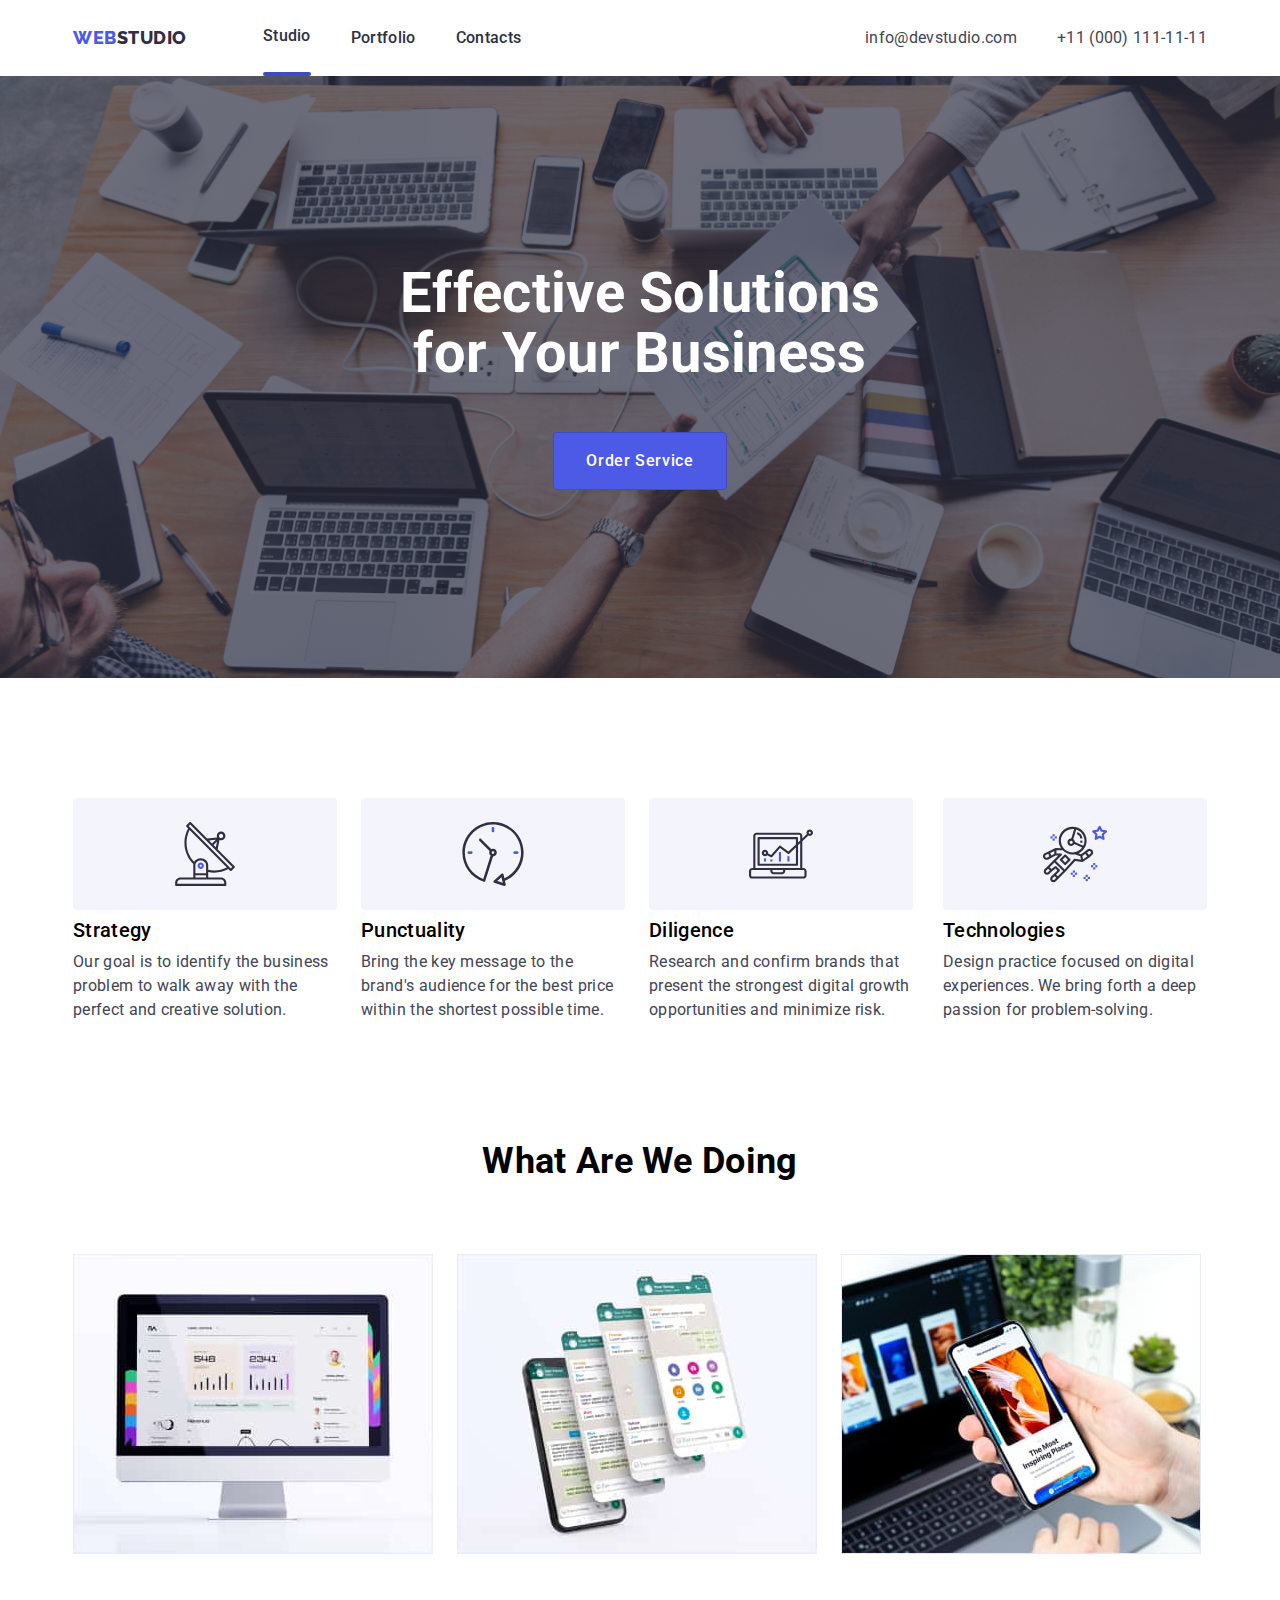
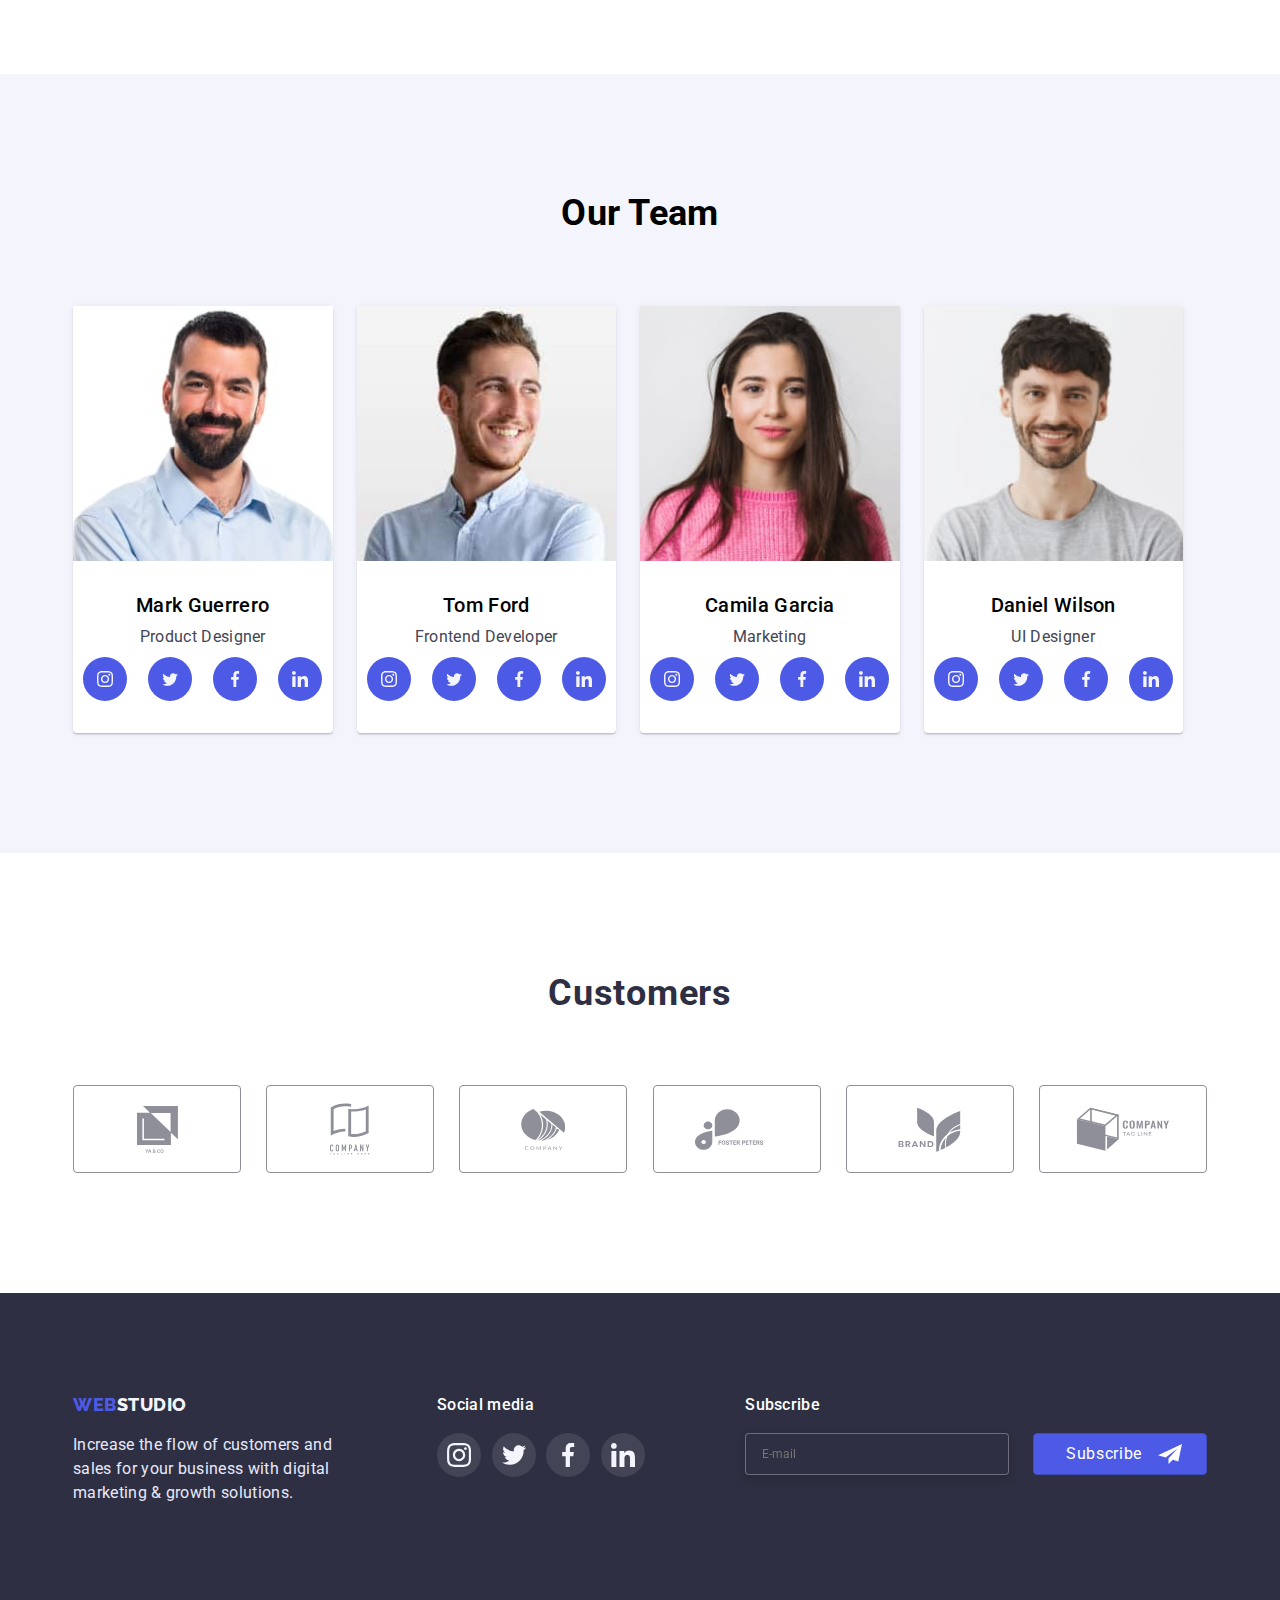
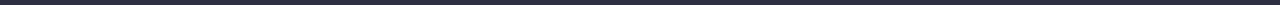
<file: index.html>
<!DOCTYPE html>
<html lang="en">
  <head>
    <meta charset="UTF-8" />
    <meta http-equiv="X-UA-Compatible" content="IE=edge" />
    <meta name="viewport" content="width=device-width, initial-scale=1.0" />
    <title>HW1</title>
    <link rel="preconnect" href="https://fonts.googleapis.com" />
    <link rel="preconnect" href="https://fonts.gstatic.com" crossorigin />
    <link
      href="https://fonts.googleapis.com/css2?family=Raleway:wght@800&family=Roboto:wght@400;500;700&display=swap"
      rel="stylesheet"
    />
    <link
      rel="stylesheet"
      href="https://cdn.jsdelivr.net/npm/modern-normalize@1.1.0/modern-normalize.min.css"
    />
    <link rel="stylesheet" href="./css/style.css" />
  </head>
  <body>
    <header class="conteiner main-header">
      <nav class="nav-header">
        <a class="logo link flex-logo" href="./index.html"
          >Web<span class="logo-two">Studio</span></a
        >

        <ul class="list list-header list-header-tablet">
          <li class="link-header">
            <a class="menu-link link menu-link-visited" href="./index.html"
              >Studio</a
            >
          </li>
          <li class="link-header">
            <a class="menu-link link" href="./portfolio.html">Portfolio</a>
          </li>
          <li>
            <a class="menu-link link" href="">Contacts</a>
          </li>
        </ul>
      </nav>
      <button type="button" class="btn-header-mobil open-menu">
        <svg class="btn-header-mobil-icon" width="32px" height="22px">
          <use href="./Images/icons/symbol-defs.svg#icon-list2"></use>
        </svg>
      </button>
      <ul class="list list-header list-tablet">
        <li>
          <a class="contact-mail link" href="mailto:info@devstudio.com"
            >info@devstudio.com</a
          >
        </li>
        <li>
          <a class="contact-phone-number link" href="tel:+110001111111"
            >+11 (000) 111-11-11</a
          >
        </li>
      </ul>
      <div class="mobile-menu is-open menu-container">
        <button type="button" class="mobail-button close-menu">
          <svg class="mobail-icon" width="8px" height="8px">
            <use
              href="./Images/icons/symbol-defs.svg#icon-close-black-18dp-2-1"
            ></use>
          </svg>
        </button>
        <ul class="list mobail-list-but">
          <li class="mobile-li">
            <a class="link menu-link-mobaile" href="">Studio</a>
          </li>
          <li class="mobile-li">
            <a class="link menu-link-mobaile" href="">Portfolio</a>
          </li>
          <li>
            <a class="link menu-link-mobaile visited" href="">Contacts</a>
          </li>
        </ul>
        <ul class="list">
          <li class="mobail-number-list">
            <a class="link mobail-number" href="">+11 (000) 111-11-11</a>
          </li>
          <li><a class="link mabail-mail" href="">info@devstudio.com</a></li>
        </ul>
        <ul class="list social-mobail">
          <li class="social-mobail-item">
            <a href="" class="social-mobail-link">
              <svg class="social-mobail-icon" Width="24" Height="24">
                <use
                  href="./Images/icons/symbol-defs.svg#icon-instagram-2"
                ></use>
              </svg>
            </a>
          </li>
          <li class="social-mobail-item">
            <a href="" class="social-mobail-link">
              <svg class="social-mobail-icon" Width="24" Height="20">
                <use href="./Images/icons/symbol-defs.svg#icon-Group"></use>
              </svg>
            </a>
          </li>
          <li class="social-mobail-item">
            <a href="" class="social-mobail-link">
              <svg class="social-mobail-icon" Width="24" Height="24">
                <use
                  href="./Images/icons/symbol-defs.svg#icon-facebook-1"
                ></use>
              </svg>
            </a>
          </li>
          <li class="social-mobail-item">
            <a href="" class="social-mobail-link">
              <svg class="social-mobail-icon" Width="24" Height="24">
                <use
                  href="./Images/icons/symbol-defs.svg#icon-linkedin-1"
                ></use>
              </svg>
            </a>
          </li>
        </ul>
      </div>
    </header>

    <main>
      <section class="hero-width">
        <div class="conteiner main-hero">
          <h1 class="main-title-two">Effective Solutions for Your Business</h1>

          <button
            class="modal-button button-hero"
            type="button"
            data-modal-open
          >
            Order Service
          </button>
        </div>
      </section>

      <section class="section">
        <div class="conteiner">
          <ul class="list section-main-one">
            <li class="paragraf-main">
              <div class="icon-section-one">
                <svg Width="64" Height="64">
                  <use href="./Images/icons/symbol-defs.svg#icon-Group-7"></use>
                </svg>
              </div>
              <h3 class="main-title">Strategy</h3>
              <p class="paragraf paragraf-main-one">
                Our goal is to identify the business problem to walk away with
                the perfect and creative solution.
              </p>
            </li>
            <li class="paragraf-main">
              <div class="icon-section-one">
                <svg Width="64" Height="64">
                  <use href="./Images/icons/symbol-defs.svg#icon-clock-1"></use>
                </svg>
              </div>
              <h3 class="main-title main-title-topm">Punctuality</h3>
              <p class="paragraf paragraf-main-one">
                Bring the key message to the brand's audience for the best price
                within the shortest possible time.
              </p>
            </li>
            <li class="paragraf-main">
              <div class="icon-section-one">
                <svg Width="64" Height="64">
                  <use
                    href="./Images/icons/symbol-defs.svg#icon-diagram-1"
                  ></use>
                </svg>
              </div>
              <h3 class="main-title main-title-topm">Diligence</h3>
              <p class="paragraf paragraf-main-one">
                Research and confirm brands that present the strongest digital
                growth opportunities and minimize risk.
              </p>
            </li>
            <li>
              <div class="icon-section-one">
                <svg Width="64" Height="64">
                  <use
                    href="./Images/icons/symbol-defs.svg#icon-astronaut-1"
                  ></use>
                </svg>
              </div>
              <h3 class="main-title main-title-topm">Technologies</h3>
              <p class="paragraf paragraf-main-one">
                Design practice focused on digital experiences. We bring forth a
                deep passion for problem-solving.
              </p>
            </li>
          </ul>
        </div>
      </section>

      <section class="section section-dva">
        <div class="conteiner">
          <div class="photo-list-two">
            <h2 class="main-title-one">What Are We Doing</h2>
          </div>
          <ul class="list photo-list-main">
            <li class="img-list">
              <img
                srcset="./Images/Desctop@2x.jpg 2x"
                src="./Images/Desctop.jpg"
                alt="Desctop"
                width="360"
              />
            </li>
            <li class="img-list">
              <img
                srcset="./Images/Phones@2x.jpg 2x"
                src="./Images/Phones.jpg"
                alt="Phones"
                width="360"
              />
            </li>
            <li>
              <img
                srcset="./Images/Phone@2x.jpg 2x"
                src="./Images/Phone.jpg"
                alt="Phone is activ"
                width="360"
              />
            </li>
          </ul>
        </div>
      </section>

      <section class="section team-group">
        <div class="conteiner">
          <h2 class="main-title-one section-tree-word">Our Team</h2>

          <ul class="list section-tree">
            <li class="section-tree-boarder">
              <img
                srcset="./Images/Mark@2x.jpg 2x"
                src="./Images/Mark.jpg"
                alt="Mark"
                width="264"
                height="260"
              />

              <div class="section-tree-paragraf">
                <h3 class="main-title-group">Mark Guerrero</h3>
                <p class="paragraf-group">Product Designer</p>
                <ul class="social-list list">
                  <li>
                    <a href="" class="social-list-link">
                      <svg class="social-list-icon" Width="16" Height="16">
                        <use
                          href="./Images/icons/symbol-defs.svg#icon-instagram-2"
                        ></use>
                      </svg>
                    </a>
                  </li>
                  <li>
                    <a href="" class="social-list-link">
                      <svg class="social-list-icon" Width="16" Height="13">
                        <use
                          href="./Images/icons/symbol-defs.svg#icon-Group"
                        ></use>
                      </svg>
                    </a>
                  </li>
                  <li>
                    <a href="" class="social-list-link">
                      <svg class="social-list-icon" Width="16" Height="16">
                        <use
                          href="./Images/icons/symbol-defs.svg#icon-facebook-1"
                        ></use>
                      </svg>
                    </a>
                  </li>
                  <li>
                    <a href="" class="social-list-link">
                      <svg class="social-list-icon" Width="16" Height="16">
                        <use
                          href="./Images/icons/symbol-defs.svg#icon-linkedin-1"
                        ></use>
                      </svg>
                    </a>
                  </li>
                </ul>
              </div>
            </li>
            <li class="section-tree-boarder">
              <img
                srcset="./Images/Tom@2x.jpg 2x"
                src="./Images/Tom.jpg"
                alt="Tom"
                width="264"
                height="260"
              />

              <div class="section-tree-paragraf">
                <h3 class="main-title-group">Tom Ford</h3>
                <p class="paragraf-group">Frontend Developer</p>
                <ul class="social-list list">
                  <li>
                    <a href="" class="social-list-link">
                      <svg class="social-list-icon" Width="16" Height="16">
                        <use
                          href="./Images/icons/symbol-defs.svg#icon-instagram-2"
                        ></use>
                      </svg>
                    </a>
                  </li>
                  <li>
                    <a href="" class="social-list-link">
                      <svg class="social-list-icon" Width="16" Height="13">
                        <use
                          href="./Images/icons/symbol-defs.svg#icon-Group"
                        ></use>
                      </svg>
                    </a>
                  </li>
                  <li>
                    <a href="" class="social-list-link">
                      <svg class="social-list-icon" Width="16" Height="16">
                        <use
                          href="./Images/icons/symbol-defs.svg#icon-facebook-1"
                        ></use>
                      </svg>
                    </a>
                  </li>
                  <li>
                    <a href="" class="social-list-link">
                      <svg class="social-list-icon" Width="16" Height="16">
                        <use
                          href="./Images/icons/symbol-defs.svg#icon-linkedin-1"
                        ></use>
                      </svg>
                    </a>
                  </li>
                </ul>
              </div>
            </li>
            <li class="section-tree-boarder">
              <img
                srcset="./Images/Camila@2x.jpg 2x"
                src="./Images/Camila.jpg"
                alt="Camila"
                width="264"
                height="260"
              />

              <div class="section-tree-paragraf">
                <h3 class="main-title-group">Camila Garcia</h3>
                <p class="paragraf-group">Marketing</p>
                <ul class="social-list list">
                  <li>
                    <a href="" class="social-list-link">
                      <svg class="social-list-icon" Width="16" Height="16">
                        <use
                          href="./Images/icons/symbol-defs.svg#icon-instagram-2"
                        ></use>
                      </svg>
                    </a>
                  </li>
                  <li>
                    <a href="" class="social-list-link">
                      <svg class="social-list-icon" Width="16" Height="13">
                        <use
                          href="./Images/icons/symbol-defs.svg#icon-Group"
                        ></use>
                      </svg>
                    </a>
                  </li>
                  <li>
                    <a href="" class="social-list-link">
                      <svg class="social-list-icon" Width="16" Height="16">
                        <use
                          href="./Images/icons/symbol-defs.svg#icon-facebook-1"
                        ></use>
                      </svg>
                    </a>
                  </li>
                  <li>
                    <a href="" class="social-list-link">
                      <svg class="social-list-icon" Width="16" Height="16">
                        <use
                          href="./Images/icons/symbol-defs.svg#icon-linkedin-1"
                        ></use>
                      </svg>
                    </a>
                  </li>
                </ul>
              </div>
            </li>
            <li class="section-tree-boarder">
              <img
                srcset="./Images/Daniel@2x.jpg 2x"
                src="./Images/Daniel.jpg"
                alt="Daniel"
                width="264"
                height="260"
              />

              <div class="section-tree-paragraf">
                <h3 class="main-title-group">Daniel Wilson</h3>
                <p class="paragraf-group">UI Designer</p>
                <ul class="social-list list">
                  <li>
                    <a href="" class="social-list-link">
                      <svg class="social-list-icon" Width="16" Height="16">
                        <use
                          href="./Images/icons/symbol-defs.svg#icon-instagram-2"
                        ></use>
                      </svg>
                    </a>
                  </li>
                  <li>
                    <a href="" class="social-list-link">
                      <svg class="social-list-icon" Width="16" Height="13">
                        <use
                          href="./Images/icons/symbol-defs.svg#icon-Group"
                        ></use>
                      </svg>
                    </a>
                  </li>
                  <li>
                    <a href="" class="social-list-link">
                      <svg class="social-list-icon" Width="16" Height="16">
                        <use
                          href="./Images/icons/symbol-defs.svg#icon-facebook-1"
                        ></use>
                      </svg>
                    </a>
                  </li>
                  <li>
                    <a href="" class="social-list-link">
                      <svg class="social-list-icon" Width="16" Height="16">
                        <use
                          href="./Images/icons/symbol-defs.svg#icon-linkedin-1"
                        ></use>
                      </svg>
                    </a>
                  </li>
                </ul>
              </div>
            </li>
          </ul>
        </div>
      </section>

      <section class="section">
        <div class="conteiner">
          <h2 class="section-four-div">Customers</h2>
          <ul class="list section-four-list">
            <li>
              <a href="" class="section-four"
                ><svg class="section-four-icon" Width="41" Height="47">
                  <use href="./Images/icons/symbol-defs.svg#icon-group-1"></use>
                </svg>
              </a>
            </li>
            <li>
              <a href="" class="section-four"
                ><svg class="section-four-icon" Width="40" Height="52">
                  <use href="./Images/icons/symbol-defs.svg#icon-group-2"></use>
                </svg>
              </a>
            </li>
            <li>
              <a href="" class="section-four"
                ><svg class="section-four-icon" Width="44" Height="41">
                  <use href="./Images/icons/symbol-defs.svg#icon-group-3"></use>
                </svg>
              </a>
            </li>
            <li>
              <a href="" class="section-four"
                ><svg class="section-four-icon" Width="84" Height="41">
                  <use href="./Images/icons/symbol-defs.svg#icon-group-4"></use>
                </svg>
              </a>
            </li>
            <li>
              <a href="" class="section-four"
                ><svg class="section-four-icon" Width="63" Height="45">
                  <use href="./Images/icons/symbol-defs.svg#icon-group-5"></use>
                </svg>
              </a>
            </li>
            <li>
              <a href="" class="section-four"
                ><svg class="section-four-icon" Width="94" Height="44">
                  <use href="./Images/icons/symbol-defs.svg#icon-group-6"></use>
                </svg>
              </a>
            </li>
          </ul>
        </div>
      </section>
    </main>

    <footer class="sector-footer footer-main">
      <div class="conteiner footer-flex">
        <div>
          <a class="logo link" href="./index.html"
            >Web<span class="logo-one">Studio</span></a
          >

          <p class="parag-footer">
            Increase the flow of customers and sales for your business with
            digital marketing & growth solutions.
          </p>
        </div>
        <div class="div-footer">
          <p class="paragra-footer-two">Social media</p>
          <ul class="list social-footer">
            <li>
              <a href="" class="social-footer-link">
                <svg class="social-footer-icon" Width="24" Height="24">
                  <use
                    href="./Images/icons/symbol-defs.svg#icon-instagram-2"
                  ></use>
                </svg>
              </a>
            </li>
            <li>
              <a href="" class="social-footer-link">
                <svg class="social-footer-icon" Width="24" Height="20">
                  <use href="./Images/icons/symbol-defs.svg#icon-Group"></use>
                </svg>
              </a>
            </li>
            <li>
              <a href="" class="social-footer-link">
                <svg class="social-footer-icon" Width="24" Height="24">
                  <use
                    href="./Images/icons/symbol-defs.svg#icon-facebook-1"
                  ></use>
                </svg>
              </a>
            </li>
            <li>
              <a href="" class="social-footer-link">
                <svg class="social-footer-icon" Width="24" Height="24">
                  <use
                    href="./Images/icons/symbol-defs.svg#icon-linkedin-1"
                  ></use>
                </svg>
              </a>
            </li>
          </ul>
        </div>
        <div class="wid-footer">
          <p class="paragra-footer-two">Subscribe</p>

          <form class="social-footer-two">
            <label class="wid-footer-label">
              <input
                class="label-footer"
                type="email"
                name="user_email"
                placeholder="E-mail"
                required
              />
            </label>

            <button class="footer-button footer-button-svg-flex" type="submit">
              Subscribe
              <svg class="svg-footer" Width="24" Height="24">
                <use href="./Images/icons/symbol-defs.svg#icon-Frame-3"></use>
              </svg>
            </button>
          </form>
        </div>
      </div>
      <div class="backdrop is-hidden" data-modal>
        <div class="modal">
          <button type="button" class="modal-close-btn" data-modal-close>
            <svg class="modal-close-btn-icon" Width="8px" Height="8px">
              <use
                href="./Images/icons/symbol-defs.svg#icon-close-black-18dp-2-1"
              ></use>
            </svg>
          </button>
          <form class="modal-form">
            <p class="modal-form-parag">
              Leave your contacts and we will call you back
            </p>
            <label class="modal-form-field">
              <span class="modal-form-input-desc">Name</span>
              <span class="modal-form-imput-wrapper">
                <input
                  type="text"
                  name="user_name"
                  class="modal-form-input"
                  required
                  pattern="^[a-zA-z]+$"
                  minlength="2"
                />
                <svg class="modal-form-imput-icon" Width="12" Height="12">
                  <use href="./Images/icons/symbol-defs.svg#icon-Vector"></use>
                </svg>
              </span>
            </label>
            <label class="modal-form-field">
              <span class="modal-form-input-desc">Phone</span>
              <span class="modal-form-imput-wrapper">
                <input
                  type="tel"
                  name="user_phone"
                  class="modal-form-input"
                  required
                  pattern="[0-9]{3}-[0-9]{3}-[0-9]{2}-[0-9]{2}"
                  title="xxx-xxx-xx-xx"
                />
                <svg class="modal-form-imput-icon" Width="13" Height="13">
                  <use
                    href="./Images/icons/symbol-defs.svg#icon-Vector-1"
                  ></use>
                </svg>
              </span>
            </label>
            <label class="modal-form-field">
              <span class="modal-form-input-desc">Email</span>
              <span class="modal-form-imput-wrapper">
                <input
                  type="email"
                  name="user_email"
                  class="modal-form-input"
                  required
                />
                <svg class="modal-form-imput-icon" Width="15" Height="12">
                  <use
                    href="./Images/icons/symbol-defs.svg#icon-Vector-2"
                  ></use>
                </svg>
              </span>
            </label>
            <label class="modal-form-field">
              <span class="modal-form-input-desc">Comment</span>
              <textarea
                name="user_message"
                class="modal-form-message"
                placeholder="Text input"
              ></textarea>
            </label>

            <div class="block-modal-form-check">
              <input
                id="user-policy"
                type="checkbox"
                name="user-policy"
                class="modal-form-chek visually-hidden"
              />
              <label for="user-policy" class="modal-form-chek-desc"
                >I accept the terms and conditions of the&nbsp;<a
                  class="send-form-modal"
                  href=""
                  >Privacy Policy</a
                ></label
              >
            </div>
            <div class="block-modal-form-submit">
              <button type="submit" class="modal-form-submit">Send</button>
            </div>
          </form>
        </div>
      </div>
    </footer>
    <script src="./js/mobile-menu.js"></script>
    <script src="./js/modal.js"></script>
  </body>
</html>
</file>
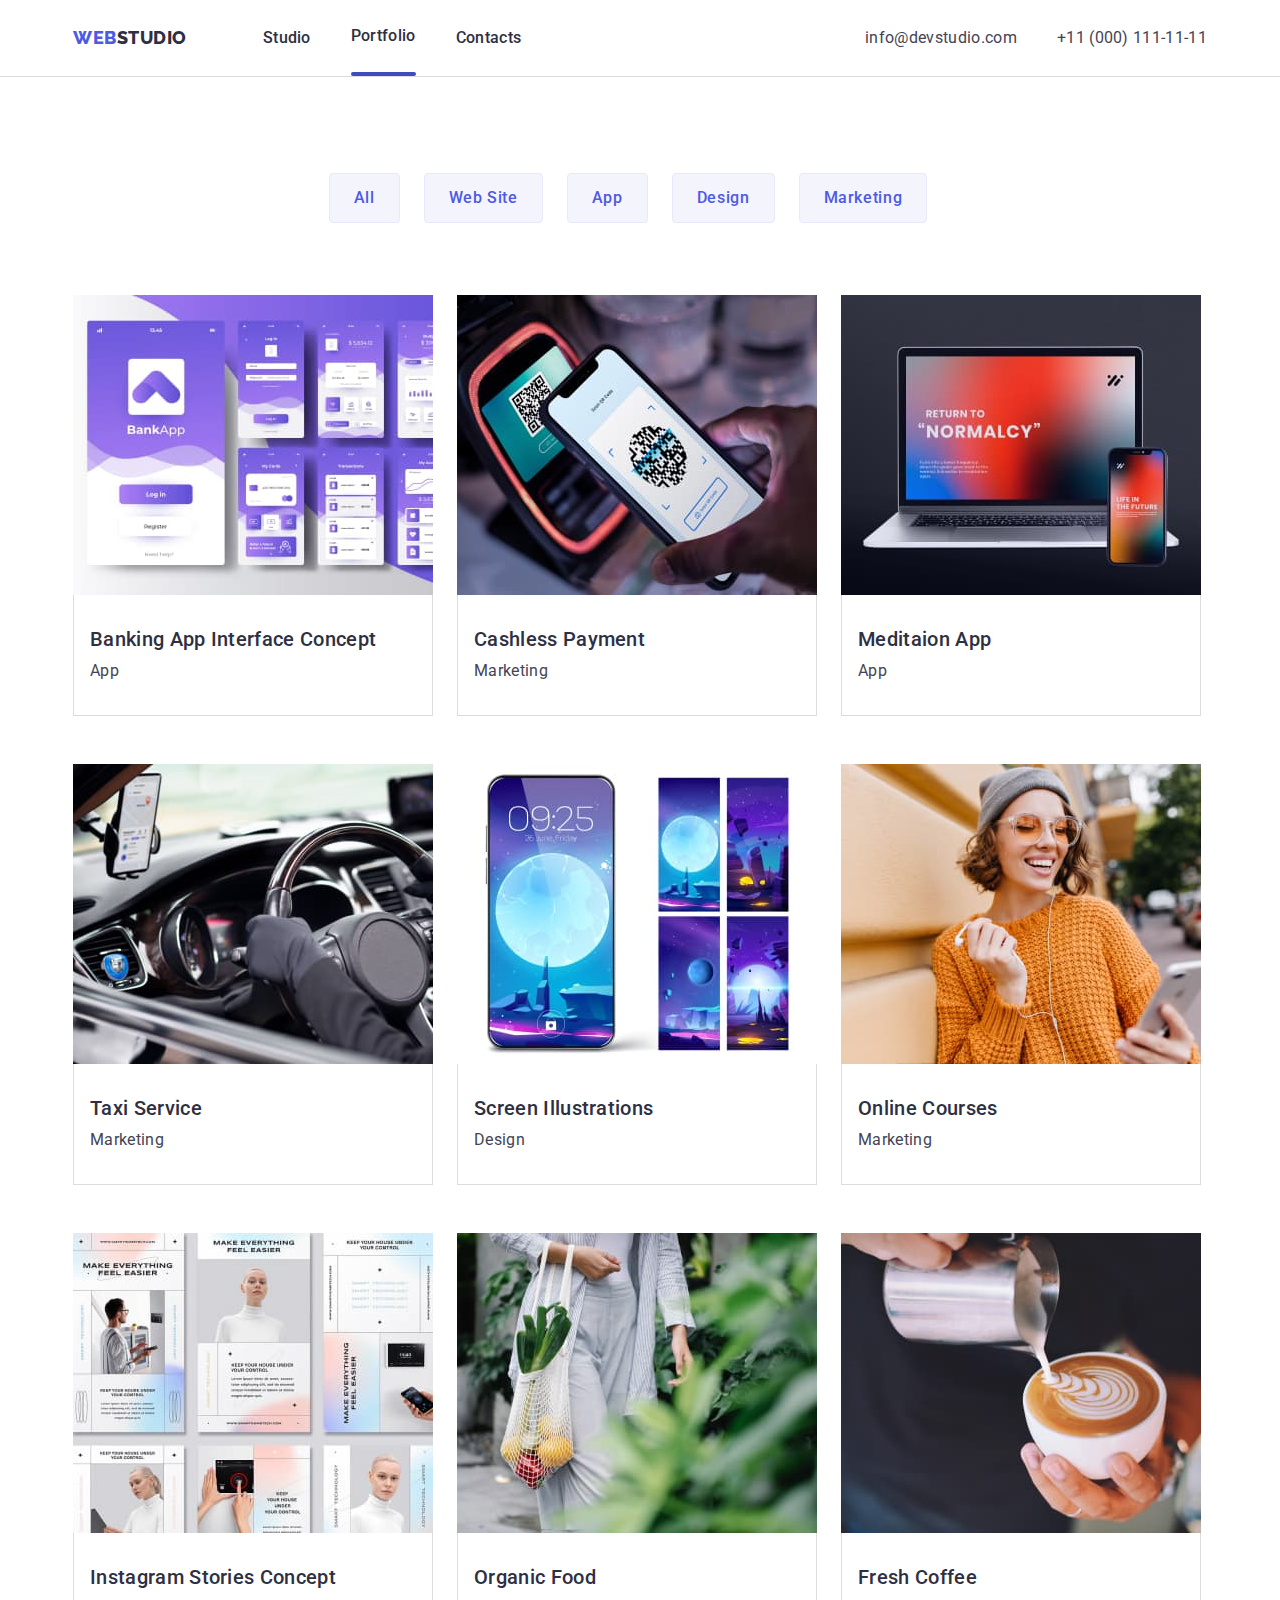
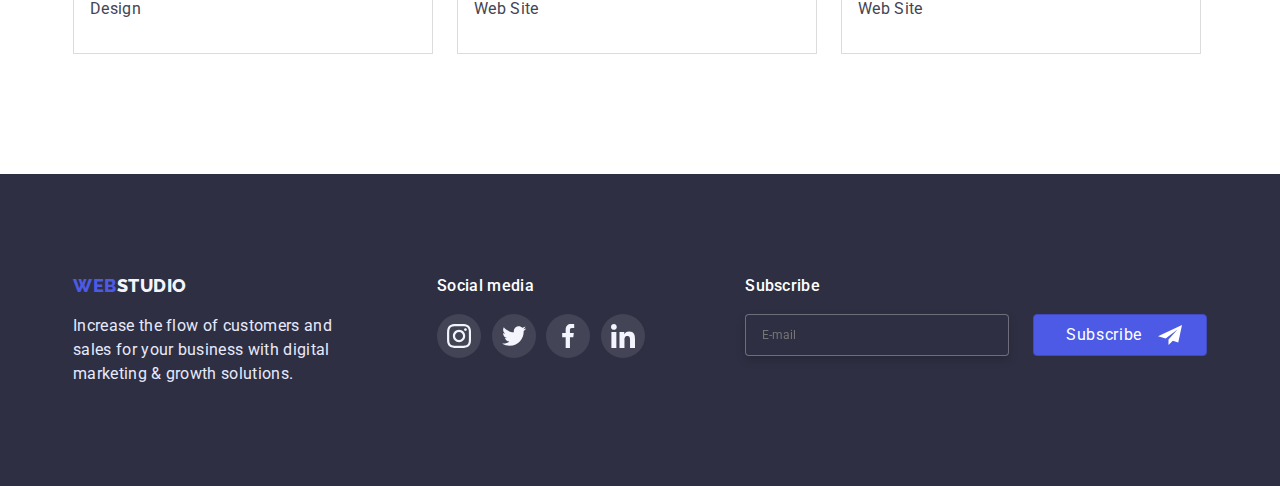
<file: portfolio.html>
<!DOCTYPE html>
<html lang="en">
  <head>
    <meta charset="UTF-8" />
    <meta http-equiv="X-UA-Compatible" content="IE=edge" />
    <meta name="viewport" content="width=device-width, initial-scale=1.0" />
    <link rel="preconnect" href="https://fonts.googleapis.com" />
    <link rel="preconnect" href="https://fonts.gstatic.com" crossorigin />
    <link
      href="https://fonts.googleapis.com/css2?family=Raleway:wght@800&family=Roboto:wght@400;500;700&display=swap"
      rel="stylesheet"
    />
    <link
      rel="stylesheet"
      href="https://cdn.jsdelivr.net/npm/modern-normalize@1.1.0/modern-normalize.min.css"
    />
    <link rel="stylesheet" href="./css/style.css" />
    <title>HW2</title>
  </head>
  <body>
    <section class="header-boarder">
      <header class="conteiner main-header">
        <nav class="nav-header">
          <a class="logo link flex-logo" href="./index.html"
            >Web<span class="logo-two">Studio</span></a
          >

          <ul class="list list-header">
            <li class="link-header">
              <a class="menu-link link" href="./index.html">Studio</a>
            </li>
            <li class="link-header">
              <a
                class="menu-link link menu-link-visited"
                href="./portfolio.html"
                >Portfolio</a
              >
            </li>
            <li>
              <a class="menu-link link" href="">Contacts</a>
            </li>
          </ul>
        </nav>
        <ul class="list list-header">
          <li>
            <a class="contact-mail link" href="mailto:info@devstudio.com"
              >info@devstudio.com</a
            >
          </li>
          <li>
            <a class="contact-phone-number link" href="tel:+110001111111"
              >+11 (000) 111-11-11</a
            >
          </li>
        </ul>
      </header>
    </section>

    <main>
      <section class="section section-portfolio">
        <div class="conteiner">
          <!-- <h1>Списки</h1> -->

          <ul class="list list-button">
            <li>
              <button class="btn" type="button">All</button>
            </li>
            <li><button class="btn" type="button">Web Site</button></li>
            <li><button class="btn" type="button">App</button></li>
            <li><button class="btn" type="button">Design</button></li>
            <li><button class="btn" type="button">Marketing</button></li>
          </ul>

          <ul class="list card-set">
            <li class="portfolio-item-main">
              <a href="" class="portfolio-item link">
                <div class="overlay-img">
                  <img
                    src="./Images/img2.jpg"
                    alt="App"
                    width="360"
                    height="300"
                  />
                  <p class="overlay">
                    14 Stylish and User-Friendly App Design Concepts · Task
                    Manager App · Calorie Tracker App · Exotic Fruit Ecommerce
                    App · Cloud Storage App
                  </p>
                </div>
                <div class="card-content">
                  <h2 class="title-one">Banking App Interface Concept</h2>
                  <p class="paragraf-portfolio">App</p>
                </div></a
              >
            </li>
            <li class="portfolio-item-main">
              <a href="" class="portfolio-item link">
                <div class="overlay-img">
                  <img
                    src="./Images/img1.jpg"
                    alt="App"
                    width="360"
                    height="300"
                  />
                  <p class="overlay">
                    14 Stylish and User-Friendly App Design Concepts · Task
                    Manager App · Calorie Tracker App · Exotic Fruit Ecommerce
                    App · Cloud Storage App
                  </p>
                </div>
                <div class="card-content">
                  <h2 class="title-one">Cashless Payment</h2>
                  <p class="paragraf-portfolio">Marketing</p>
                </div></a
              >
            </li>
            <li class="portfolio-item-main">
              <a href="" class="portfolio-item link">
                <div class="overlay-img">
                  <img
                    src="./Images/img.jpg"
                    alt="App"
                    width="360"
                    height="300"
                  />
                  <p class="overlay">
                    14 Stylish and User-Friendly App Design Concepts · Task
                    Manager App · Calorie Tracker App · Exotic Fruit Ecommerce
                    App · Cloud Storage App
                  </p>
                </div>
                <div class="card-content">
                  <h2 class="title-one">Meditaion App</h2>
                  <p class="paragraf-portfolio">App</p>
                </div></a
              >
            </li>

            <li class="portfolio-item-main">
              <a href="" class="portfolio-item link">
                <div class="overlay-img">
                  <img
                    src="./Images/img3.jpg"
                    alt="App"
                    width="360"
                    height="300"
                  />
                  <p class="overlay">
                    14 Stylish and User-Friendly App Design Concepts · Task
                    Manager App · Calorie Tracker App · Exotic Fruit Ecommerce
                    App · Cloud Storage App
                  </p>
                </div>

                <div class="card-content">
                  <h2 class="title-one">Taxi Service</h2>
                  <p class="paragraf-portfolio">Marketing</p>
                </div></a
              >
            </li>
            <li class="portfolio-item-main">
              <a href="" class="portfolio-item link">
                <div class="overlay-img">
                  <img
                    src="./Images/img4.jpg"
                    alt="App"
                    width="360"
                    height="300"
                  />
                  <p class="overlay">
                    14 Stylish and User-Friendly App Design Concepts · Task
                    Manager App · Calorie Tracker App · Exotic Fruit Ecommerce
                    App · Cloud Storage App
                  </p>
                </div>
                <div class="card-content">
                  <h2 class="title-one">Screen Illustrations</h2>
                  <p class="paragraf-portfolio">Design</p>
                </div></a
              >
            </li>
            <li class="portfolio-item-main">
              <a href="" class="portfolio-item link">
                <div class="overlay-img">
                  <img
                    src="./Images/img5.jpg"
                    alt="App"
                    width="360"
                    height="300"
                  />
                  <p class="overlay">
                    14 Stylish and User-Friendly App Design Concepts · Task
                    Manager App · Calorie Tracker App · Exotic Fruit Ecommerce
                    App · Cloud Storage App
                  </p>
                </div>
                <div class="card-content">
                  <h2 class="title-one">Online Courses</h2>
                  <p class="paragraf-portfolio">Marketing</p>
                </div></a
              >
            </li>

            <li class="portfolio-item-main">
              <a href="" class="portfolio-item link">
                <div class="overlay-img">
                  <img
                    src="./Images/img6.jpg"
                    alt="App"
                    width="360"
                    height="300"
                  />
                  <p class="overlay">
                    14 Stylish and User-Friendly App Design Concepts · Task
                    Manager App · Calorie Tracker App · Exotic Fruit Ecommerce
                    App · Cloud Storage App
                  </p>
                </div>
                <div class="card-content">
                  <h2 class="title-one">Instagram Stories Concept</h2>
                  <p class="paragraf-portfolio">Design</p>
                </div></a
              >
            </li>

            <li class="portfolio-item-main">
              <a href="" class="portfolio-item link">
                <div class="overlay-img">
                  <img
                    src="./Images/img7.jpg"
                    alt="App"
                    width="360"
                    height="300"
                  />
                  <p class="overlay">
                    14 Stylish and User-Friendly App Design Concepts · Task
                    Manager App · Calorie Tracker App · Exotic Fruit Ecommerce
                    App · Cloud Storage App
                  </p>
                </div>

                <div class="card-content">
                  <h2 class="title-one">Organic Food</h2>
                  <p class="paragraf-portfolio">Web Site</p>
                </div>
              </a>
            </li>
            <li class="portfolio-item-main">
              <a href="" class="portfolio-item link">
                <div class="overlay-img">
                  <img
                    src="./Images/img8.jpg"
                    alt="App"
                    width="360"
                    height="300"
                  />
                  <p class="overlay">
                    14 Stylish and User-Friendly App Design Concepts · Task
                    Manager App · Calorie Tracker App · Exotic Fruit Ecommerce
                    App · Cloud Storage App
                  </p>
                </div>

                <div class="card-content">
                  <h2 class="title-one">Fresh Coffee</h2>
                  <p class="paragraf-portfolio">Web Site</p>
                </div>
              </a>
            </li>
          </ul>
        </div>
      </section>
    </main>

    <footer class="sector-footer footer-main">
      <div class="conteiner footer-flex">
        <div>
          <a class="logo link" href="./index.html"
            >Web<span class="logo-one">Studio</span></a
          >

          <p class="parag-footer">
            Increase the flow of customers and sales for your business with
            digital marketing & growth solutions.
          </p>
        </div>
        <div class="div-footer">
          <p class="paragra-footer-two">Social media</p>
          <ul class="list social-footer">
            <li class="social-footer-item">
              <a href="" class="social-footer-link">
                <svg class="social-footer-icon" Width="24" Height="24">
                  <use
                    href="./Images/icons/symbol-defs.svg#icon-instagram-2"
                  ></use>
                </svg>
              </a>
            </li>
            <li class="social-footer-item">
              <a href="" class="social-footer-link">
                <svg class="social-footer-icon" Width="24" Height="20">
                  <use href="./Images/icons/symbol-defs.svg#icon-Group"></use>
                </svg>
              </a>
            </li>
            <li class="social-footer-item">
              <a href="" class="social-footer-link">
                <svg class="social-footer-icon" Width="24" Height="24">
                  <use
                    href="./Images/icons/symbol-defs.svg#icon-facebook-1"
                  ></use>
                </svg>
              </a>
            </li>
            <li class="social-footer-item">
              <a href="" class="social-footer-link">
                <svg class="social-footer-icon" Width="24" Height="24">
                  <use
                    href="./Images/icons/symbol-defs.svg#icon-linkedin-1"
                  ></use>
                </svg>
              </a>
            </li>
          </ul>
        </div>
        <div class="div-footer-two">
          <p class="paragra-footer-two">Subscribe</p>

          <form class="social-footer-two">
            <label>
              <input
                class="label-footer"
                type="email"
                name="user_email"
                placeholder="E-mail"
                required
              />
            </label>

            <button class="footer-button footer-button-svg-flex" type="submit">
              Subscribe
              <svg class="svg-footer" Width="24" Height="24">
                <use href="./Images/icons/symbol-defs.svg#icon-Frame-3"></use>
              </svg>
            </button>
          </form>
        </div>
      </div>
    </footer>
  </body>
</html>
</file>
<file: css/style.css>
:root {
  --accent-color: #2e2f42;
  --accent-color-upgrade: #f4f4fd;
  --accent-color-upgrade-one: #ffffff;
  --accent-color-upgrade-two: #434455;
  --accent-color-upgrade-three: #4d5ae5;
  --accent-color-upgrade-four: #e7e9fc;
  --accent-color-upgrade-fife: #2e2f42;
  --accent-color-upgrade-six: #404bbf;
  --accent-color-upgrade-seven: #2e2f42;

  --card-set-gap: 24px;

  --transition: 250ms cubic-bezier(0.4, 0, 0.2, 1);
}

.visually-hidden {
  position: absolute;
  width: 1px;
  height: 1px;
  margin: -1px;
  padding: 0;
  overflow: hidden;
  border: 0;
  clip: rect(0 0 0 0);
}

/* NONE! */
.list {
  list-style: none;
}

.link {
  text-decoration: none;
}

/* BODY! */
body {
  font-family: "Roboto", sans-serif;
  font-size: 16px;
  letter-spacing: 0.02em;
}

.body {
  width: 1440px;
  margin: 0 auto;
  background-color: #31d0aa;
}

/* ======= */

h1,
h2,
h3,
h4,
p {
  margin-top: 0;
  margin-bottom: 0;
}
ul,
ol {
  margin-top: 0;
  margin-bottom: 0;
  padding-left: 0;
}
img {
  display: block;
  max-width: 100%;
  height: auto;
}

button {
  cursor: pointer;
}

/* HEADER 480px */
.conteiner {
  padding-left: 12px;
  padding-right: 12px;
}

@media screen and (min-width: 480px) {
  .conteiner {
    width: 458px;
    margin-left: auto;
    margin-right: auto;
  }
}

@media screen and (min-width: 768px) and (max-width: 1199px) {
  .conteiner {
    width: 768px;
    padding-left: 16px;
    padding-right: 16px;
  }
}

@media screen and (min-width: 1200px) {
  .conteiner {
    width: 1158px;
  }
}

/* MOBAIL-MENU */
@media screen and (max-width: 767px) {
  .mobile-menu {
    position: fixed;
    width: 100%;
    height: 100%;
    display: flex;
    flex-direction: column;
    z-index: 1000;
    top: 0;
    left: 0;
    background: #ffffff;
    padding: 80px 0 40px 40px;
    box-shadow: 0 0 0 100vmax rgba(0, 0, 0, 0.5);
    transition: opacity 500ms linear, visibility 500ms linear;
  }

  .mobile-menu.is-open {
    opacity: 0;
    visibility: hidden;
    pointer-events: none;
  }

  .mobail-button {
    border-radius: 50%;
    display: flex;
    justify-content: center;
    align-items: center;
    position: absolute;
    width: 24px;
    height: 24px;
    padding: 0;
    top: 40px;
    right: 40px;
    background: #e7e9fc;
    border: 1px solid rgba(0, 0, 0, 0.1);
  }

  .menu-link-mobaile {
    font-family: "Roboto";
    font-style: normal;
    font-weight: 700;
    font-size: 36px;
    line-height: 40px;
    letter-spacing: 0.02em;
    text-transform: capitalize;
    color: #2e2f42;
  }

  .mobile-li {
    margin-bottom: 40px;
  }

  .menu-link-mobaile:hover,
  .visited {
    color: #404bbf;
  }

  .mobail-number {
    font-weight: 600;
    font-size: 36px;
    line-height: 40px;
    text-transform: capitalize;
    color: #4d5ae5;
  }

  .mobail-number-list {
    margin-bottom: 40px;
  }

  .mabail-mail {
    font-weight: 500;
    font-size: 20px;
    line-height: 24px;
    letter-spacing: 0.02em;
    color: #434455;
  }

  .social-mobail {
    display: flex;
    justify-content: space-between;
    flex-wrap: wrap;

    margin-top: 48px;
  }

  .social-mobail-item {
    width: 40px;
    height: 40px;
  }

  .social-mobail-link {
    display: flex;
    justify-content: center;
    align-items: center;
    height: 42px;
    border-radius: 50%;
    background-color: #4d5ae5;
  }

  .social-mobail-icon {
    fill: #f4f4fd;
  }

  .mobail-list-but {
    margin-bottom: auto;
  }
}

/* /MOBAIL-MENU */

/* HEADER-MOBAIL */

@media screen and (max-width: 767px) {
  .btn-header-mobil {
    border: none;
    background-color: transparent;
    padding: 0;
    line-height: 0;
  }

  .list-header {
    display: none;
  }

  .main-header {
    display: flex;
    justify-content: space-between;
    align-items: center;
    padding-top: 24px;
    padding-bottom: 24px;
  }

  .flex-logo {
    margin-right: auto;
  }
}

/* /HEADER-MOBAIL */
/* TABLET-NONE */
@media screen and (min-width: 768px) {
  .btn-header-mobil {
    display: none;
  }
}

@media screen and (min-width: 768px) {
  .mobile-menu {
    display: none;
  }

  .section {
    padding: 96px 0;
  }
}

/* /TABLET-NONE */

/* HEADER-TABLET */
@media screen and (min-width: 768px) and (max-width: 1199px) {
  .main-header {
    display: flex;
    align-items: flex-start;
    justify-content: space-between;
    padding-top: 24px;
    padding-bottom: 10px;
  }

  .nav-header {
    display: flex;
    align-items: center;
  }

  .list-header-tablet {
    display: flex;
    align-items: center;
  }

  .list-tablet {
    display: flex;
    flex-direction: column;
  }

  .link-header {
    margin-right: 40px;
  }

  .menu-link {
    font-weight: 500;
    line-height: 1.5;
    color: var(--accent-color-upgrade-seven);
    transition: color var(--transition);
  }

  .menu-link:hover,
  .menu-link:focus,
  .menu-link-visited:visited {
    color: #4d5ae5;
  }

  .menu-link-visited::after {
    content: "";
    display: block;
    width: auto;
    height: 4px;
    background: #404bbf;
    border-radius: 2px;

    position: relative;
    top: 20px;
  }

  .contact-mail {
    font-family: "Roboto", sans-serif;
    font-weight: 400;
    line-height: 1.5;
    font-size: 12px;
    letter-spacing: 0.04em;
    color: var(--accent-color-upgrade-two);
    transition: color var(--transition);
  }

  .contact-phone-number {
    font-family: "Roboto", sans-serif;
    font-weight: 400;
    line-height: 1.5;
    font-size: 12px;
    letter-spacing: 0.04em;
    color: var(--accent-color-upgrade-two);
    transition: color var(--transition);
  }

  .contact-mail:hover,
  .contact-mail:focus,
  .contact-phone-number:hover,
  .contact-phone-number:focus {
    color: var(--accent-color-upgrade-three);
  }
}

/* /HEADER-TABLET */

/* LOGO! */

.logo {
  font-family: "Raleway", sans-serif;
  font-weight: 800;
  font-size: 18px;
  line-height: 1.33;
  display: flex;
  align-items: center;
  letter-spacing: 0.03em;
  text-transform: uppercase;
  color: var(--accent-color-upgrade-three);
}

.logo-one {
  color: var(--accent-color-upgrade);
}

.logo-two {
  color: var(--accent-color);
}

/* /LOGO!/ */

/* HERO MOBAIL */

@media screen and (max-width: 767px) {
  .main-hero {
    display: flex;
    align-items: center;
    flex-direction: column;
    justify-content: center;
    padding: 112px 0;
  }

  .hero-width {
    background: var(--accent-color);
    background-image: linear-gradient(
        rgba(46, 47, 66, 0.7),
        rgba(46, 47, 66, 0.7)
      ),
      url(../Images/bg-mobail.jpg);
    background-size: cover;
    max-width: 767px;
    height: 432px;
    margin: 0 auto;
  }

  @media screen and (min-device-pixel-ratio: 2),
    screen and (min-resolution: 192dpi),
    screen and (min-resolution: 2dppx) {
    .hero-width {
      background: var(--accent-color);
      background-image: linear-gradient(
          rgba(46, 47, 66, 0.7),
          rgba(46, 47, 66, 0.7)
        ),
        url(../Images/bg-mobail@2х.jpg);
      background-size: cover;
    }
  }
  .section {
    padding-top: 96px;
    padding-bottom: 96px;
  }

  .main-title-two {
    font-weight: 700;
    font-size: 36px;
    line-height: 1.07;
    color: var(--accent-color-upgrade-one);
    max-width: 318px;
    text-align: center;
  }

  .button-hero {
    margin-top: 72px;
  }
}

/* /HERO MOBAIL */
/* Modal Window-MOBAIL */
@media screen and (max-width: 767px) {
  .backdrop {
    position: fixed;
    z-index: 100;
    top: 0;
    left: 0;
    width: 100%;
    height: 100%;
    background-color: rgba(46, 47, 66, 0.4);

    transition: opacity var(--transition), visibility var(--transition);
  }

  .backdrop.is-hidden {
    opacity: 0;
    visibility: hidden;
    pointer-events: none;
  }

  .modal {
    position: absolute;
    top: 50%;
    left: 50%;
    transform: translate(-50%, -50%);
    width: 392px;
    background: #fcfcfc;
    box-shadow: 0px 1px 1px rgba(0, 0, 0, 0.14), 0px 1px 3px rgba(0, 0, 0, 0.12),
      0px 2px 1px rgba(0, 0, 0, 0.2);
    border-radius: 4px;
    padding: 72px 24px 24px 24px;
  }
  @media screen and (max-width: 767px) {
    .modal {
      position: absolute;
      top: 50%;
      left: 50%;
      transform: translate(-50%, -50%);
      max-width: 100%;
      background: #fcfcfc;
      box-shadow: 0px 1px 1px rgba(0, 0, 0, 0.14),
        0px 1px 3px rgba(0, 0, 0, 0.12), 0px 2px 1px rgba(0, 0, 0, 0.2);
      border-radius: 4px;
      padding: 72px 24px 24px 24px;
    }
  }
  .modal-close-btn {
    position: absolute;
    top: 24px;
    right: 24px;
    display: flex;
    justify-content: center;
    align-items: center;
    width: 30px;
    height: 30px;
    border-radius: 50%;
    background: #e7e9fc;
    border: 1px solid rgba(0, 0, 0, 0.1);
    padding: 0;
    transition: background-color var(--transition);
  }

  .modal-close-btn:hover,
  .modal-close-btn:focus {
    background: #404bbf;
    border-radius: 50%;
  }

  .modal-close-btn-icon {
    transition: fill var(--transition);
  }

  .modal-close-btn:hover .modal-close-btn-icon,
  .modal-close-btn:focus .modal-close-btn-icon {
    fill: #ffffff;
  }
}
/* /Modal Window-MOBAIL */
/* Modal Form-TABLET */
@media screen and (max-width: 767px) {
  .modal-form-parag {
    font-family: "Roboto";
    font-style: normal;
    font-weight: 500;
    font-size: 16px;
    line-height: 24px;
    text-align: center;
    letter-spacing: 0.02em;
    color: #2e2f42;
    margin-bottom: 6px;
  }

  .modal-form {
    display: flex;
    flex-direction: column;
  }

  .modal-form-input {
    width: 100%;
    height: 40px;
    border: 1px solid rgba(33, 33, 33, 0.2);
    border-radius: 4px;
    padding-left: 38px;
    transition: border-color var(--transition);
  }

  .modal-form-input:focus {
    outline: none;
    border-color: #4d5ae5;
  }

  .modal-form-input-desc {
    font-weight: 400;
    font-size: 12px;
    line-height: 1.33;
    letter-spacing: 0.04em;
    color: #8e8f99;
    display: block;
    margin-bottom: 4px;
    margin-top: 8px;
  }

  .modal-form-chek-desc {
    font-size: 12px;
    line-height: 1.33;
    letter-spacing: 0.04em;
    color: #757575;
    display: flex;
    align-items: center;
  }

  .modal-form-chek-desc::before {
    display: block;
    content: "";
    width: 16px;
    height: 16px;
    cursor: pointer;
    border: 1.25px solid #2e2f42;
    border-radius: 2px;
    margin-right: 8px;
    transition: background-color var(--transition);
  }

  .modal-form-message {
    width: 100%;
    height: 120px;
    border: 1px solid rgba(33, 33, 33, 0.2);
    border-radius: 4px;

    font-size: 12px;
    line-height: 16px;
    letter-spacing: 0.04em;

    padding-top: 8px;
    padding-left: 16px;
    resize: none;
    transition: border-color var(--transition);
  }

  .modal-form-message:focus {
    outline: none;
    border-color: #4d5ae5;
  }

  .modal-form-input:focus + .modal-form-imput-icon {
    fill: #4d5ae5;
  }

  .modal-form-message::placeholder {
    color: rgba(117, 117, 117, 0.5);
  }

  .modal-form-chek:checked + .modal-form-chek-desc::before {
    background-color: #404bbf;
    border: 1.25px solid #404bbf;
    border-radius: 2px;
    background-image: url(../Images/icon/Vector.png);
    background-repeat: no-repeat;
    background-position: center;
  }

  .modal-form-chek:focus + .modal-form-chek-desc::before {
    border: 1.25px solid #404bbf;
    border-radius: 2px;
  }

  .block-modal-form-check {
    /* display: flex; */
    margin-top: 16px;
    margin-bottom: 24px;
  }

  .modal-form-submit {
    font-size: 16px;
    line-height: 1.5;
    letter-spacing: 0.04em;

    width: 166px;
    padding: 16px 32px;

    background: #4d5ae5;
    box-shadow: 0px 4px 4px rgba(0, 0, 0, 0.15);
    border-radius: 4px;
    color: var(--accent-color-upgrade-one);
    border: 1px solid var(--accent-color-upgrade-six);
    transition: background-color var(--transition);
  }

  .modal-form-submit:hover {
    background-color: var(--accent-color-upgrade-six);
  }

  .block-modal-form-submit {
    display: flex;
    justify-content: center;
  }

  .send-form-modal {
    color: #4d5ae5;
  }

  /* ICONS */

  .modal-form-imput-wrapper {
    position: relative;
  }

  .modal-form-imput-icon {
    position: absolute;
    top: 50%;
    left: 18px;
    transform: translate(0, -50%);
    transition: fill var(--transition);
  }
}

/* /Modal Form-TABLET */
/* HERO TABLET */
@media screen and (min-width: 768px) and (max-width: 1199px) {
  .hero-width {
    background: var(--accent-color);
    background-image: linear-gradient(
        rgba(46, 47, 66, 0.7),
        rgba(46, 47, 66, 0.7)
      ),
      url(../Images/bg-tablet.jpg);
    background-size: cover;
    max-width: 1199px;
    height: 436px;
    margin: 0 auto;
  }

  @media screen and (min-device-pixel-ratio: 2),
    screen and (min-resolution: 192dpi),
    screen and (min-resolution: 2dppx) {
    .hero-width {
      background: var(--accent-color);
      background-image: linear-gradient(
          rgba(46, 47, 66, 0.7),
          rgba(46, 47, 66, 0.7)
        ),
        url(../Images/bg-tablet@2x.jpg);
      background-size: cover;
    }
  }

  .main-hero {
    display: flex;
    align-items: center;
    flex-direction: column;
    justify-content: center;
    padding: 112px 0 108px 0;
  }

  .main-title-two {
    font-weight: 700;
    font-size: 56px;
    line-height: 1.07;
    color: var(--accent-color-upgrade-one);
    width: 494px;
    text-align: center;
  }

  .button-hero {
    margin-top: 40px;
  }

  .flex-logo {
    margin-right: 123px;
  }
}

/* /HERO TABLET */
/* Modal Window-TABLET */
@media screen and (min-width: 768px) and (max-width: 1199px) {
  .backdrop {
    position: fixed;
    z-index: 100;
    top: 0;
    left: 0;
    width: 100%;
    height: 100%;
    background-color: rgba(46, 47, 66, 0.4);

    transition: opacity var(--transition), visibility var(--transition);
  }

  .backdrop.is-hidden {
    opacity: 0;
    visibility: hidden;
    pointer-events: none;
  }

  .modal {
    position: absolute;
    top: 50%;
    left: 50%;
    transform: translate(-50%, -50%);
    width: 408px;
    background: #fcfcfc;
    box-shadow: 0px 1px 1px rgba(0, 0, 0, 0.14), 0px 1px 3px rgba(0, 0, 0, 0.12),
      0px 2px 1px rgba(0, 0, 0, 0.2);
    border-radius: 4px;
    padding: 72px 24px 24px 24px;
  }

  .modal-close-btn {
    position: absolute;
    top: 24px;
    right: 24px;
    display: flex;
    justify-content: center;
    align-items: center;
    width: 30px;
    height: 30px;
    border-radius: 50%;
    background: #e7e9fc;
    border: 1px solid rgba(0, 0, 0, 0.1);
    padding: 0;
    transition: background-color var(--transition);
  }

  .modal-close-btn:hover,
  .modal-close-btn:focus {
    background: #404bbf;
    border-radius: 50%;
  }

  .modal-close-btn-icon {
    transition: fill var(--transition);
  }

  .modal-close-btn:hover .modal-close-btn-icon,
  .modal-close-btn:focus .modal-close-btn-icon {
    fill: #ffffff;
  }
}
/* /Modal Window-TABLET */

/* Modal Form-TABLET */
@media screen and (min-width: 768px) and (max-width: 1199px) {
  .modal-form-parag {
    font-family: "Roboto";
    font-style: normal;
    font-weight: 500;
    font-size: 16px;
    line-height: 24px;
    text-align: center;
    letter-spacing: 0.02em;
    color: #2e2f42;
    margin-bottom: 6px;
  }

  .modal-form {
    display: flex;
    flex-direction: column;
  }

  .modal-form-input {
    width: 100%;
    height: 40px;
    border: 1px solid rgba(33, 33, 33, 0.2);
    border-radius: 4px;
    padding-left: 38px;
    transition: border-color var(--transition);
  }

  .modal-form-input:focus {
    outline: none;
    border-color: #4d5ae5;
  }

  .modal-form-input-desc {
    font-weight: 400;
    font-size: 12px;
    line-height: 1.33;
    letter-spacing: 0.04em;
    color: #8e8f99;
    display: block;
    margin-bottom: 4px;
    margin-top: 8px;
  }

  .modal-form-chek-desc {
    font-size: 12px;
    line-height: 1.33;
    letter-spacing: 0.04em;
    color: #757575;
    display: flex;
    align-items: center;
  }

  .modal-form-chek-desc::before {
    display: block;
    content: "";
    width: 16px;
    height: 16px;
    cursor: pointer;
    border: 1.25px solid #2e2f42;
    border-radius: 2px;
    margin-right: 8px;
    transition: background-color var(--transition);
  }

  .modal-form-message {
    width: 100%;
    height: 120px;
    border: 1px solid rgba(33, 33, 33, 0.2);
    border-radius: 4px;

    font-size: 12px;
    line-height: 16px;
    letter-spacing: 0.04em;

    padding-top: 8px;
    padding-left: 16px;
    resize: none;
    transition: border-color var(--transition);
  }

  .modal-form-message:focus {
    outline: none;
    border-color: #4d5ae5;
  }

  .modal-form-input:focus + .modal-form-imput-icon {
    fill: #4d5ae5;
  }

  .modal-form-message::placeholder {
    color: rgba(117, 117, 117, 0.5);
  }

  .modal-form-chek:checked + .modal-form-chek-desc::before {
    background-color: #404bbf;
    border: 1.25px solid #404bbf;
    border-radius: 2px;
    background-image: url(../Images/icon/Vector.png);
    background-repeat: no-repeat;
    background-position: center;
  }

  .modal-form-chek:focus + .modal-form-chek-desc::before {
    border: 1.25px solid #404bbf;
    border-radius: 2px;
  }

  .block-modal-form-check {
    /* display: flex; */
    margin-top: 16px;
    margin-bottom: 24px;
  }

  .modal-form-submit {
    font-size: 16px;
    line-height: 1.5;
    letter-spacing: 0.04em;

    width: 166px;
    padding: 16px 32px;

    background: #4d5ae5;
    box-shadow: 0px 4px 4px rgba(0, 0, 0, 0.15);
    border-radius: 4px;
    color: var(--accent-color-upgrade-one);
    border: 1px solid var(--accent-color-upgrade-six);
    transition: background-color var(--transition);
  }

  .modal-form-submit:hover {
    background-color: var(--accent-color-upgrade-six);
  }

  .block-modal-form-submit {
    display: flex;
    justify-content: center;
  }

  .send-form-modal {
    color: #4d5ae5;
  }

  /* ICONS */

  .modal-form-imput-wrapper {
    position: relative;
  }

  .modal-form-imput-icon {
    position: absolute;
    top: 50%;
    left: 18px;
    transform: translate(0, -50%);
    transition: fill var(--transition);
  }
}

/* /Modal Form-TABLET */
/* HERO-DESKTOP */
@media screen and (min-width: 1200px) {
}
/* /HERO-DESKTOP */

/* SECTION-2 MOBAIL*/

@media screen and (max-width: 767px) {
  .icon-section-one {
    display: none;
  }

  .main-title {
    font-weight: 700;
    font-size: 36px;
    line-height: 40px;
    text-align: center;
    letter-spacing: 0.02em;
    text-transform: capitalize;
    color: #2e2f42;
  }
  .main-title-topm {
    margin-top: 72px;
  }
  .paragraf {
    font-weight: 500;
    font-size: 16px;
    line-height: 24px;
    letter-spacing: 0.02em;
    color: #434455;
    margin-top: 8px;
  }
  .section {
    padding: 96px 0;
  }
}
/* /SECTION-2 MOBAIL*/
/* SECTION-2 TABLET*/
@media screen and (min-width: 768px) and (max-width: 1199px) {
  .section-main-one {
    display: flex;
    flex-wrap: wrap;
    row-gap: 72px;
    column-gap: 24px;
  }

  .icon-section-one {
    display: none;
  }

  .paragraf-main-one {
    margin-top: 8px;
    width: 356px;
  }

  .paragraf {
    font-weight: 500;
    font-size: 16px;
    line-height: 24px;
    letter-spacing: 0.02em;
    color: #434455;
  }

  .main-title {
    font-weight: 700;
    font-size: 36px;
    line-height: 40px;
    letter-spacing: 0.02em;
    text-transform: capitalize;
    color: #2e2f42;
  }
}

/* /SECTION-2 TABLET*/
/* SECTION-2 DESKTOP */
@media screen and (min-width: 1200px) {
}
/* /SECTION-2 DESKTOP */

/* SECTION-3 MOBAIL*/

@media screen and (max-width: 767px) {
  .section-dva {
    display: none;
  }
}
/* /SECTION-3 MOBAIL*/
/* SECTION-3 TABLET*/

@media screen and (min-width: 768px) and (max-width: 1199px) {
  .section-dva {
    display: none;
  }
}
/* /SECTION-3 TABLET*/
/* SECTION-3 DESKTOP */
@media screen and (min-width: 1200px) {
}
/* /SECTION-3 DESKTOP */

/* SECTION-4 MOBAIL*/

@media screen and (max-width: 767px) {
  .team-group {
    background: var(--accent-color-upgrade);
  }

  .main-title-one {
    font-weight: 700;
    font-size: 36px;
    line-height: 1.11;
  }

  .section-tree-word {
    display: flex;
    justify-content: center;
    margin-bottom: 72px;
  }

  .section-tree-boarder {
    background: #ffffff;
    box-shadow: 0px 1px 6px rgba(46, 47, 66, 0.08),
      0px 1px 1px rgba(46, 47, 66, 0.16), 0px 2px 1px rgba(46, 47, 66, 0.08);
    border-radius: 0px 0px 4px 4px;
    max-width: 260px;
    margin-bottom: 72px;
    margin-left: auto;
    margin-right: auto;
  }

  .section-tree-paragraf {
    padding-top: 32px;
    padding-bottom: 32px;
  }

  .main-title-group {
    font-weight: 500;
    font-size: 20px;
    line-height: 1.2;
    display: flex;
    justify-content: center;
  }

  .paragraf-group {
    line-height: 1.5;
    color: var(--accent-color-upgrade-two);
    margin-top: 8px;
    display: flex;
    justify-content: center;
  }

  .social-list {
    display: flex;
    justify-content: space-around;
    margin-top: 8px;
  }

  .social-list-link {
    display: flex;
    justify-content: center;
    align-items: center;
    width: 44px;
    height: 44px;
    border-radius: 50%;
    background-color: #4d5ae5;
    transition: background-color var(--transition);
  }
  .social-list-link:hover {
    background-color: #404bbf;
  }
  .social-list-icon {
    fill: #f4f4fd;
  }
}

/* /SECTION-4 MOBAIL*/
/* SECTION-4 TABLET*/

@media screen and (min-width: 768px) and (max-width: 1199px) {
  .team-group {
    background: var(--accent-color-upgrade);
  }

  .main-title-one {
    font-weight: 700;
    font-size: 36px;
    line-height: 1.11;
  }

  .section-tree-word {
    display: flex;
    justify-content: center;
    margin-bottom: 72px;
  }

  .section-tree {
    display: flex;
    justify-content: center;
    flex-wrap: wrap;
    row-gap: 64px;
    column-gap: 24px;
  }

  .section-tree-boarder {
    background: #ffffff;
    box-shadow: 0px 1px 6px rgba(46, 47, 66, 0.08),
      0px 1px 1px rgba(46, 47, 66, 0.16), 0px 2px 1px rgba(46, 47, 66, 0.08);
    border-radius: 0px 0px 4px 4px;
    margin-right: 24px;
  }

  .section-tree-paragraf {
    padding-top: 32px;
    padding-bottom: 32px;
  }
  .main-title-group {
    font-weight: 500;
    font-size: 20px;
    line-height: 1.2;
    display: flex;
    justify-content: center;
  }
  .paragraf-group {
    line-height: 1.5;
    color: var(--accent-color-upgrade-two);
    margin-top: 8px;
    display: flex;
    justify-content: center;
  }

  .social-list {
    display: flex;
    justify-content: space-around;
    margin-top: 8px;
  }

  .social-list-link {
    display: flex;
    justify-content: center;
    align-items: center;
    width: 44px;
    height: 44px;
    border-radius: 50%;
    background-color: #4d5ae5;
    transition: background-color var(--transition);
  }

  .social-list-link:hover {
    background-color: #404bbf;
  }

  .social-list-icon {
    fill: #f4f4fd;
  }
}

/* /SECTION-4 TABLET*/
/* SECTION-4 DESKTOP */
@media screen and (min-width: 1200px) {
}
/* /SECTION-4 DESKTOP */
/* SECTION-5 MOBAIL*/

@media screen and (max-width: 767px) {
  .section-four-div {
    display: flex;
    justify-content: center;
    font-family: "Roboto";
    font-weight: 700;
    font-size: 36px;
    line-height: 40px;
    text-align: center;
    letter-spacing: 0.02em;
    text-transform: capitalize;
    color: #2e2f42;
    font-style: normal;
  }

  .section-four-list {
    display: flex;
    flex-wrap: wrap;

    justify-content: space-evenly;
  }

  .section-four {
    border: 1px solid #8e8f99;
    border-radius: 4px;
    display: flex;
    justify-content: center;
    align-items: center;
    width: 190px;
    height: 88px;
    transition: border var(--transition), fill var(--transition);
    margin-top: 72px;
  }

  .section-four-icon {
    fill: #8e8f99;
  }

  .section-four:hover .section-four-icon {
    fill: #404bbf;
  }
}

/* /SECTION-5 MOBAIL*/
/* SECTION-5 TABLET*/
@media screen and (min-width: 768px) and (max-width: 1199px) {
  .section-four-div {
    display: flex;
    justify-content: center;
    margin-bottom: 72px;
    font-family: "Roboto";
    font-weight: 700;
    font-size: 36px;
    line-height: 40px;
    text-align: center;
    letter-spacing: 0.02em;
    text-transform: capitalize;
    color: #2e2f42;
    font-style: normal;
  }
  .section-four-list {
    display: flex;
    justify-content: center;
    flex-wrap: wrap;
    row-gap: 72px;
    column-gap: 24px;
  }

  .section-four {
    border: 1px solid #8e8f99;
    border-radius: 4px;
    display: flex;
    justify-content: center;
    align-items: center;
    width: 168px;
    height: 88px;
    transition: border var(--transition), fill var(--transition);
  }

  .section-four:hover {
    border: 1px solid #404bbf;
  }

  .section-four-icon {
    fill: #8e8f99;
  }

  .section-four:hover .section-four-icon {
    fill: #404bbf;
  }
}

/* /SECTION-5 TABLET*/
/* SECTION-5 DESKTOP */
@media screen and (min-width: 1200px) {
}
/* /SECTION-5 DESKTOP */

/* FOOTER-MOBAIL */
@media screen and (max-width: 767px) {
  .logo {
    display: flex;
    align-items: center;
    justify-content: center;
  }

  .sector-footer {
    background: var(--accent-color);
  }

  .footer-main {
    padding-top: 96px;
    padding-bottom: 96px;
  }

  .parag-footer {
    line-height: 1.5;
    color: var(--accent-color-upgrade-four);
    margin-top: 16px;
    max-width: 264px;
  }

  .paragra-footer-two {
    font-weight: 500;
    font-size: 16px;
    line-height: 1.5;
    letter-spacing: 0.02em;
    color: #ffffff;
    margin-top: 72px;
    display: flex;
    justify-content: center;
  }

  .social-footer {
    margin-top: 16px;
    width: 208px;
    display: flex;
    justify-content: space-between;
  }

  .social-footer-link {
    display: flex;
    justify-content: center;
    align-items: center;
    width: 44px;
    height: 44px;
    border-radius: 50%;
    background-color: rgba(255, 255, 255, 0.1);
    transition: background-color var(--transition);
  }

  .social-footer-link:hover {
    background-color: #31d0aa;
  }

  .social-footer-icon {
    fill: #f4f4fd;
  }

  .label-footer {
    border: 1px solid rgba(255, 255, 255, 0.3);
    filter: drop-shadow(0px 4px 4px rgba(0, 0, 0, 0.15));
    border-radius: 4px;
    width: 100%;
    height: 40px;
    padding-top: 8px;
    padding-bottom: 8px;
    padding-left: 16px;
    margin-top: 16px;
    margin-bottom: 16px;
    background-color: #2e2f42;
    color: #ffffff;
    font-size: 12px;
    line-height: 24px;
    transition: border-color var(--transition);
  }

  .label-footer:focus {
    outline: none;
    border-color: #4d5ae5;
  }

  .footer-button {
    font-size: 16px;
    line-height: 1.5;
    letter-spacing: 0.04em;

    width: 165px;
    height: 40px;
    padding: 8px 64px 8px 32px;

    background: #4d5ae5;
    border-radius: 4px;
    color: var(--accent-color-upgrade-one);
    border: 1px solid var(--accent-color-upgrade-six);
    transition: background-color var(--transition);
  }

  .footer-button:hover,
  .footer-button:focus {
    background-color: #404bbf;
    box-shadow: 0px 4px 4px rgba(0, 0, 0, 0.15);
    border-radius: 4px;
  }

  .footer-button-svg-flex {
    position: relative;
  }

  .svg-footer {
    position: absolute;
    top: 50%;
    right: 0;
    transform: translate(0, -50%);
    margin-right: 24px;
    margin-left: 16px;
  }

  .footer-flex {
    width: 100%;
    display: flex;
    flex-direction: column;
    align-items: center;
  }

  .social-footer-two {
    width: 100%;
    display: flex;
    flex-direction: column;
    align-items: center;
  }

  .wid-footer {
    width: 100%;
  }

  .wid-footer-label {
    width: 100%;
  }
}

/* /FOOTER-MOBAIL */
/* FOOTER-TABLET */
@media screen and (min-width: 768px) and (max-width: 1199px) {
  .sector-footer {
    background: var(--accent-color);
  }

  .footer-main {
    padding-top: 96px;
    padding-bottom: 96px;
  }

  .footer-flex {
    display: flex;
    justify-content: flex-start;
    flex-wrap: wrap;
    row-gap: 72px;
    column-gap: 24px;
  }

  .conteiner.footer-flex {
    width: 586px;
  }

  .parag-footer {
    line-height: 1.5;
    color: var(--accent-color-upgrade-four);
    margin-top: 16px;
    width: 264px;
  }

  .social-footer {
    margin-top: 16px;
    width: 208px;
    display: flex;
    justify-content: space-between;
  }

  .social-footer-link {
    display: flex;
    justify-content: center;
    align-items: center;
    width: 44px;
    height: 44px;
    border-radius: 50%;
    background-color: rgba(255, 255, 255, 0.1);
    transition: background-color var(--transition);
  }

  .social-footer-link:hover {
    background-color: #31d0aa;
  }

  .social-footer-icon {
    fill: #f4f4fd;
  }

  .paragra-footer-two {
    font-weight: 500;
    font-size: 16px;
    line-height: 1.5;
    letter-spacing: 0.02em;
    color: #ffffff;
  }

  .social-footer-two {
    margin-top: 16px;
    display: flex;
  }

  .label-footer {
    border: 1px solid rgba(255, 255, 255, 0.3);
    filter: drop-shadow(0px 4px 4px rgba(0, 0, 0, 0.15));
    border-radius: 4px;
    width: 264px;
    height: 100%;
    padding-top: 8px;
    padding-bottom: 8px;
    padding-left: 16px;
    margin-right: 24px;
    background-color: #2e2f42;
    color: #ffffff;
    font-size: 12px;
    line-height: 24px;
    transition: border-color var(--transition);
  }

  .label-footer:focus {
    outline: none;
    border-color: #4d5ae5;
  }

  .footer-button {
    font-size: 16px;
    line-height: 1.5;
    letter-spacing: 0.04em;

    width: 100%;
    padding: 8px 64px 8px 32px;

    background: #4d5ae5;
    border-radius: 4px;
    color: var(--accent-color-upgrade-one);
    border: 1px solid var(--accent-color-upgrade-six);
    transition: background-color var(--transition);
  }

  .footer-button:hover,
  .footer-button:focus {
    background-color: #404bbf;
    box-shadow: 0px 4px 4px rgba(0, 0, 0, 0.15);
    border-radius: 4px;
  }

  .footer-button-svg-flex {
    position: relative;
  }

  .svg-footer {
    position: absolute;
    top: 50%;
    right: 0;
    transform: translate(0, -50%);
    margin-right: 24px;
    margin-left: 16px;
  }
}
/* /FOOTER-TABLET */
/* FOOTER-DESKTOP */
@media screen and (min-width: 1200px) {
}
/* /FOOTER-DESKTOP */

/* BUTTON */
.modal-button {
  font-weight: 500;
  line-height: 1.5;
  letter-spacing: 0.04em;
  color: var(--accent-color-upgrade-one);
  background: var(--accent-color-upgrade-three);
  padding: 16px 32px 16px 32px;
  border-radius: 4px;
  border: 1px solid var(--accent-color-upgrade-six);
  transition: background-color var(--transition);
}

.modal-button:hover,
.modal-button:focus {
  background: var(--accent-color-upgrade-six);
}

/* /BUTTON */

@media screen and (min-width: 1200px) {
  .main-header {
    display: flex;
    align-items: center;
    justify-content: space-between;
    padding-top: 24px;
    padding-bottom: 24px;
  }

  .nav-header {
    display: flex;
    align-items: center;
  }

  .list-header {
    display: flex;
    align-items: center;
  }

  /* LOGO! */

  .flex-logo {
    margin-right: 76px;
  }

  .logo {
    font-family: "Raleway", sans-serif;
    font-weight: 800;
    font-size: 18px;
    line-height: 1.33;
    display: flex;
    align-items: center;
    letter-spacing: 0.03em;
    text-transform: uppercase;
    color: var(--accent-color-upgrade-three);
  }

  .logo-one {
    color: var(--accent-color-upgrade);
  }

  .logo-two {
    color: var(--accent-color);
  }

  /* Main! */

  .main-hero {
    display: flex;
    align-items: center;
    flex-direction: column;
    justify-content: center;
    padding: 188px 0 188px 0;
  }

  .hero-width {
    background: var(--accent-color);
    background-image: linear-gradient(
        rgba(46, 47, 66, 0.7),
        rgba(46, 47, 66, 0.7)
      ),
      url(../Images/bg.jpg);
    background-size: cover;
    max-width: 1440px;
    margin: 0 auto;
  }

  @media screen and (min-device-pixel-ratio: 2),
    screen and (min-resolution: 192dpi),
    screen and (min-resolution: 2dppx) {
    .hero-width {
      background: var(--accent-color);
      background-image: linear-gradient(
          rgba(46, 47, 66, 0.7),
          rgba(46, 47, 66, 0.7)
        ),
        url(../Images/bg@2x.jpg);
      background-size: cover;
    }
  }

  .link-header {
    margin-right: 40px;
  }

  .menu-link {
    font-weight: 500;
    line-height: 1.5;
    color: var(--accent-color-upgrade-seven);
    transition: color var(--transition);
  }

  .menu-link:hover,
  .menu-link:focus,
  .menu-link-visited:visited {
    color: #4d5ae5;
  }

  .section {
    padding-top: 120px;
    padding-bottom: 120px;
  }

  /* CONTACT! */

  .contact-mail {
    font-family: "Roboto", sans-serif;
    font-weight: 400;
    line-height: 1.5;
    color: var(--accent-color-upgrade-two);
    margin-right: 40px;
    transition: color var(--transition);
  }

  .contact-phone-number {
    font-family: "Roboto", sans-serif;
    font-weight: 400;
    line-height: 1.5;
    color: var(--accent-color-upgrade-two);
    transition: color var(--transition);
  }

  .contact-mail:hover,
  .contact-mail:focus,
  .contact-phone-number:hover,
  .contact-phone-number:focus {
    color: var(--accent-color-upgrade-three);
  }

  /* HERO! */

  .main-title-two {
    font-weight: 700;
    font-size: 56px;
    line-height: 1.07;
    color: var(--accent-color-upgrade-one);
    width: 494px;
    text-align: center;
  }

  .button-hero {
    display: flex;
    justify-content: center;
    margin-top: 48px;
  }

  .modal-button {
    font-weight: 500;
    line-height: 1.5;
    letter-spacing: 0.04em;
    color: var(--accent-color-upgrade-one);
    background: var(--accent-color-upgrade-three);
    padding: 16px 32px 16px 32px;
    border-radius: 4px;
    border: 1px solid var(--accent-color-upgrade-six);
    transition: background-color var(--transition);
  }

  .modal-button:hover,
  .modal-button:focus {
    background: var(--accent-color-upgrade-six);
  }

  /* TYPE! */

  .section-main-one {
    display: flex;
    align-items: center;
  }

  .paragraf-main {
    margin-right: 24px;
  }

  .paragraf-main-one {
    margin-top: 8px;
  }

  /* Section TWO */

  .section-dva {
    padding-top: 0;
  }

  .photo-list-two {
    display: flex;
    justify-content: center;
  }

  .img-list {
    margin-right: 24px;
  }

  .photo-list-main {
    display: flex;
    align-items: center;
    margin-top: 72px;
  }

  .main-title {
    font-weight: 500;
    font-size: 20px;
    line-height: 1.2;
  }

  .main-title-group {
    font-weight: 500;
    font-size: 20px;
    line-height: 1.2;
    display: flex;
    justify-content: center;
  }

  .main-title-one {
    font-weight: 700;
    font-size: 36px;
    line-height: 1.11;
  }

  .paragraf {
    line-height: 1.5;
    color: var(--accent-color-upgrade-two);
    margin-top: 8px;
  }

  .paragraf-group {
    line-height: 1.5;
    color: var(--accent-color-upgrade-two);
    margin-top: 8px;
    display: flex;
    justify-content: center;
  }

  .team-group {
    background: var(--accent-color-upgrade);
  }

  /* Section tree */

  .section-tree {
    display: flex;
    align-items: center;
  }

  .section-tree-word {
    display: flex;
    justify-content: center;
    margin-bottom: 72px;
  }

  .section-tree-boarder {
    background: #ffffff;
    box-shadow: 0px 1px 6px rgba(46, 47, 66, 0.08),
      0px 1px 1px rgba(46, 47, 66, 0.16), 0px 2px 1px rgba(46, 47, 66, 0.08);
    border-radius: 0px 0px 4px 4px;
    margin-right: 24px;
  }

  .section-tree-paragraf {
    padding-top: 32px;
    padding-bottom: 32px;
  }

  /* FOOTER! */

  .parag-footer {
    line-height: 1.5;
    color: var(--accent-color-upgrade-four);
    margin-top: 16px;
    width: 264px;
  }

  .sector-footer {
    background: var(--accent-color);
  }

  .footer-main {
    padding-top: 100px;
    padding-bottom: 100px;
  }

  .footer-flex {
    display: flex;
  }

  /* Studio!!! */

  /* ------------------------------------------------------------------------------------------------------------------------------- */

  /* Portfolio!!! */

  /* TYPE */

  .title-one {
    font-family: "Roboto", sans-serif;
    font-weight: 500;
    font-size: 20px;
    line-height: 1.2;
    color: var(--accent-color-upgrade-fife);
  }

  .paragraf-portfolio {
    font-family: "Roboto", sans-serif;
    line-height: 1.5;
    color: var(--accent-color-upgrade-two);
    margin-top: 8px;
  }

  /* BUTTON! */

  .btn {
    border-radius: 4px;
    border: 1px solid #e7e9fc;
    margin-right: 24px;
    padding: 12px 24px 12px 24px;
    font-family: "Roboto", sans-serif;
    font-weight: 500;
    line-height: 1.5;
    letter-spacing: 0.04em;
    color: var(--accent-color-upgrade-three);
    background: var(--accent-color-upgrade);
    transition: background-color var(--transition),
      color 250ms cubic-bezier(0.4, 0, 0.2, 1),
      box-shadow 250ms cubic-bezier(0.4, 0, 0.2, 1);
  }

  .btn:hover,
  .btn:focus {
    background: var(--accent-color-upgrade-six);
    color: var(--accent-color-upgrade-one);
    border: 1px solid transparent;
    box-shadow: 0px 3px 1px rgba(0, 0, 0, 0.1), 0px 2px 1px rgba(0, 0, 0, 0.08),
      0px 2px 2px rgba(0, 0, 0, 0.12);
    border-radius: 4px;
  }

  .list-button {
    display: flex;
    justify-content: center;
    padding-bottom: 72px;
  }

  /* Main */
  .card-set {
    padding: 0;
    margin: 0;
    list-style: none;
    display: flex;
    flex-wrap: wrap;
    margin-left: calc(-1 * var(--card-set-gap));
    margin-top: calc(-1 * var(--card-set-gap));
    margin-bottom: calc(-1 * var(--card-set-gap));
  }

  .portfolio-item {
    display: block;
    transition: box-shadow var(--transition);
  }

  .portfolio-item:hover .overlay,
  .portfolio-item:focus .overlay {
    transform: translate(0, 0);
  }

  .portfolio-item:hover {
    box-shadow: 0px 1px 6px rgba(46, 47, 66, 0.08),
      0px 1px 1px rgba(46, 47, 66, 0.16), 0px 2px 1px rgba(46, 47, 66, 0.08);
  }

  .card-set > .portfolio-item-main {
    flex-basis: calc(100% / 3 var(--card-set-gap));
    margin-left: var(--card-set-gap);
    margin-top: var(--card-set-gap);
    margin-bottom: var(--card-set-gap);
  }

  .card-content {
    padding: 32px 16px 32px 16px;

    border-right-width: 1px;
    border-right-style: solid;
    border-right-color: gainsboro;

    border-bottom-width: 1px;
    border-bottom-style: solid;
    border-bottom-color: gainsboro;

    border-left-width: 1px;
    border-left-style: solid;
    border-left-color: gainsboro;
  }

  .header-boarder {
    border-bottom-width: 1px;
    border-bottom-style: solid;
    border-bottom-color: gainsboro;
  }

  .section-portfolio {
    padding-top: 96px;
  }

  .menu-link-visited::after {
    content: "";
    display: block;
    width: auto;
    height: 4px;
    background: #404bbf;
    border-radius: 2px;

    position: relative;
    top: 24px;
  }

  .section-four-div {
    display: flex;
    justify-content: center;
    margin-bottom: 72px;
    font-family: "Roboto";
    font-weight: 700;
    font-size: 36px;
    line-height: 40px;
    text-align: center;
    letter-spacing: 0.02em;
    text-transform: capitalize;
    color: #2e2f42;
    font-style: normal;
  }

  /* ICONS */

  .social-list {
    display: flex;
    justify-content: space-around;
    margin-top: 8px;
  }

  .social-list-link {
    display: flex;
    justify-content: center;
    align-items: center;
    width: 44px;
    height: 44px;
    border-radius: 50%;
    background-color: #4d5ae5;
    transition: background-color var(--transition);
  }

  .social-list-link:hover {
    background-color: #404bbf;
  }

  .div-footer {
    margin-left: auto;
    margin-right: auto;
  }

  .social-footer {
    margin-top: 16px;
    width: 208px;
    display: flex;
    justify-content: space-between;
  }

  .social-footer-two {
    margin-top: 16px;
    display: flex;
  }

  .social-footer-link {
    display: flex;
    justify-content: center;
    align-items: center;
    width: 44px;
    height: 44px;
    border-radius: 50%;
    background-color: rgba(255, 255, 255, 0.1);
    transition: background-color var(--transition);
  }

  .social-footer-link:hover {
    background-color: #31d0aa;
  }

  .paragra-footer-two {
    font-family: "Roboto";
    font-style: normal;
    font-weight: 500;
    font-size: 16px;
    line-height: 1.5;
    letter-spacing: 0.02em;
    color: #ffffff;
  }

  .section-four {
    border: 1px solid #8e8f99;
    border-radius: 4px;
    display: flex;
    justify-content: center;
    align-items: center;
    width: 168px;
    height: 88px;
    transition: border var(--transition), fill var(--transition);
  }

  .section-four:hover {
    border: 1px solid #404bbf;
  }

  .section-four-icon {
    fill: #8e8f99;
  }

  .section-four:hover .section-four-icon {
    fill: #404bbf;
  }

  .section-four-list {
    display: flex;
    justify-content: space-between;
  }

  .social-footer-icon,
  .social-list-icon {
    fill: #f4f4fd;
  }

  .icon-section-one {
    background: #f4f4fd;
    border-radius: 4px;
    display: flex;
    justify-content: center;
    align-items: center;
    width: 264px;
    height: 112px;
    margin-bottom: 8px;
  }

  .overlay-img {
    position: relative;
    overflow: hidden;
  }

  .overlay {
    font-weight: 400;
    font-size: 16px;
    line-height: 24px;
    letter-spacing: 0.02em;
    color: #f4f4fd;
    width: 100%;
    height: 100%;
    padding: 40px 32px 164px 32px;
    background: #4d5ae5;
    position: absolute;
    left: 0;
    top: 0;
    transform: translate(0, 100%);
    transition: transform 250ms linear;
  }

  /* /Icons */
  /* Inpu-footer */

  .footer-button-svg-flex {
    position: relative;
  }

  .footer-button {
    font-size: 16px;
    line-height: 1.5;
    letter-spacing: 0.04em;

    width: 100%;
    padding: 8px 64px 8px 32px;

    background: #4d5ae5;
    border-radius: 4px;
    color: var(--accent-color-upgrade-one);
    border: 1px solid var(--accent-color-upgrade-six);
    transition: background-color var(--transition);
  }

  .footer-button:hover,
  .footer-button:focus {
    background-color: #404bbf;
    box-shadow: 0px 4px 4px rgba(0, 0, 0, 0.15);
    border-radius: 4px;
  }

  .svg-footer {
    position: absolute;
    top: 50%;
    right: 0;
    transform: translate(0, -50%);
    margin-right: 24px;
    margin-left: 16px;
  }

  .label-footer {
    border: 1px solid rgba(255, 255, 255, 0.3);
    filter: drop-shadow(0px 4px 4px rgba(0, 0, 0, 0.15));
    border-radius: 4px;
    width: 264px;
    height: 100%;
    padding-top: 8px;
    padding-bottom: 8px;
    padding-left: 16px;
    margin-right: 24px;
    background-color: #2e2f42;
    color: #ffffff;
    font-size: 12px;
    line-height: 24px;
    transition: border-color var(--transition);
  }

  .label-footer:focus {
    outline: none;
    border-color: #4d5ae5;
  }

  /* /Inpu-footer */

  /* Modal Window */

  .backdrop {
    position: fixed;
    z-index: 100;
    top: 0;
    left: 0;
    width: 100%;
    height: 100%;
    background-color: rgba(46, 47, 66, 0.4);

    transition: opacity var(--transition), visibility var(--transition);
  }

  .backdrop.is-hidden {
    opacity: 0;
    visibility: hidden;
    pointer-events: none;
  }

  .modal {
    position: absolute;
    top: 50%;
    left: 50%;
    transform: translate(-50%, -50%);
    width: 408px;
    background: #fcfcfc;
    box-shadow: 0px 1px 1px rgba(0, 0, 0, 0.14), 0px 1px 3px rgba(0, 0, 0, 0.12),
      0px 2px 1px rgba(0, 0, 0, 0.2);
    border-radius: 4px;
    padding: 72px 24px 24px 24px;
  }

  .modal-close-btn {
    position: absolute;
    top: 24px;
    right: 24px;
    display: flex;
    justify-content: center;
    align-items: center;
    width: 30px;
    height: 30px;
    border-radius: 50%;
    background: #e7e9fc;
    border: 1px solid rgba(0, 0, 0, 0.1);
    padding: 0;
    transition: background-color var(--transition);
  }

  .modal-close-btn:hover,
  .modal-close-btn:focus {
    background: #404bbf;
    border-radius: 50%;
  }

  .modal-close-btn-icon {
    transition: fill var(--transition);
  }

  .modal-close-btn:hover .modal-close-btn-icon,
  .modal-close-btn:focus .modal-close-btn-icon {
    fill: #ffffff;
  }
  /* Modal Window */

  /* Modal Form */

  .modal-form-parag {
    font-family: "Roboto";
    font-style: normal;
    font-weight: 500;
    font-size: 16px;
    line-height: 24px;
    text-align: center;
    letter-spacing: 0.02em;
    color: #2e2f42;
    margin-bottom: 6px;
  }

  .modal-form {
    display: flex;
    flex-direction: column;
  }

  .modal-form-input {
    width: 100%;
    height: 40px;
    border: 1px solid rgba(33, 33, 33, 0.2);
    border-radius: 4px;
    padding-left: 38px;
    transition: border-color var(--transition);
  }

  .modal-form-input:focus {
    outline: none;
    border-color: #4d5ae5;
  }

  .modal-form-input-desc {
    font-weight: 400;
    font-size: 12px;
    line-height: 1.33;
    letter-spacing: 0.04em;
    color: #8e8f99;
    display: block;
    margin-bottom: 4px;
    margin-top: 8px;
  }

  .modal-form-chek-desc {
    font-size: 12px;
    line-height: 1.33;
    letter-spacing: 0.04em;
    color: #757575;
    display: flex;
    align-items: center;
  }

  .modal-form-chek-desc::before {
    display: block;
    content: "";
    width: 16px;
    height: 16px;
    cursor: pointer;
    border: 1.25px solid #2e2f42;
    border-radius: 2px;
    margin-right: 8px;
    transition: background-color var(--transition);
  }

  .modal-form-message {
    width: 100%;
    height: 120px;
    border: 1px solid rgba(33, 33, 33, 0.2);
    border-radius: 4px;

    font-size: 12px;
    line-height: 16px;
    letter-spacing: 0.04em;

    padding-top: 8px;
    padding-left: 16px;
    resize: none;
    transition: border-color var(--transition);
  }

  .modal-form-message:focus {
    outline: none;
    border-color: #4d5ae5;
  }

  .modal-form-input:focus + .modal-form-imput-icon {
    fill: #4d5ae5;
  }

  .modal-form-message::placeholder {
    color: rgba(117, 117, 117, 0.5);
  }

  .modal-form-chek:checked + .modal-form-chek-desc::before {
    background-color: #404bbf;
    border: 1.25px solid #404bbf;
    border-radius: 2px;
    background-image: url(../Images/icon/Vector.png);
    background-repeat: no-repeat;
    background-position: center;
  }

  .modal-form-chek:focus + .modal-form-chek-desc::before {
    border: 1.25px solid #404bbf;
    border-radius: 2px;
  }

  .block-modal-form-check {
    margin-top: 16px;
    margin-bottom: 24px;
  }

  .modal-form-submit {
    font-size: 16px;
    line-height: 1.5;
    letter-spacing: 0.04em;

    width: 166px;
    padding: 16px 32px;

    background: #4d5ae5;
    box-shadow: 0px 4px 4px rgba(0, 0, 0, 0.15);
    border-radius: 4px;
    color: var(--accent-color-upgrade-one);
    border: 1px solid var(--accent-color-upgrade-six);
    transition: background-color var(--transition);
  }

  .modal-form-submit:hover {
    background-color: var(--accent-color-upgrade-six);
  }

  .block-modal-form-submit {
    display: flex;
    justify-content: center;
  }

  .send-form-modal {
    color: #4d5ae5;
  }

  /* ICONS */

  .modal-form-imput-wrapper {
    position: relative;
  }

  .modal-form-imput-icon {
    position: absolute;
    top: 50%;
    left: 18px;
    transform: translate(0, -50%);
    transition: fill var(--transition);
  }
}
</file>
